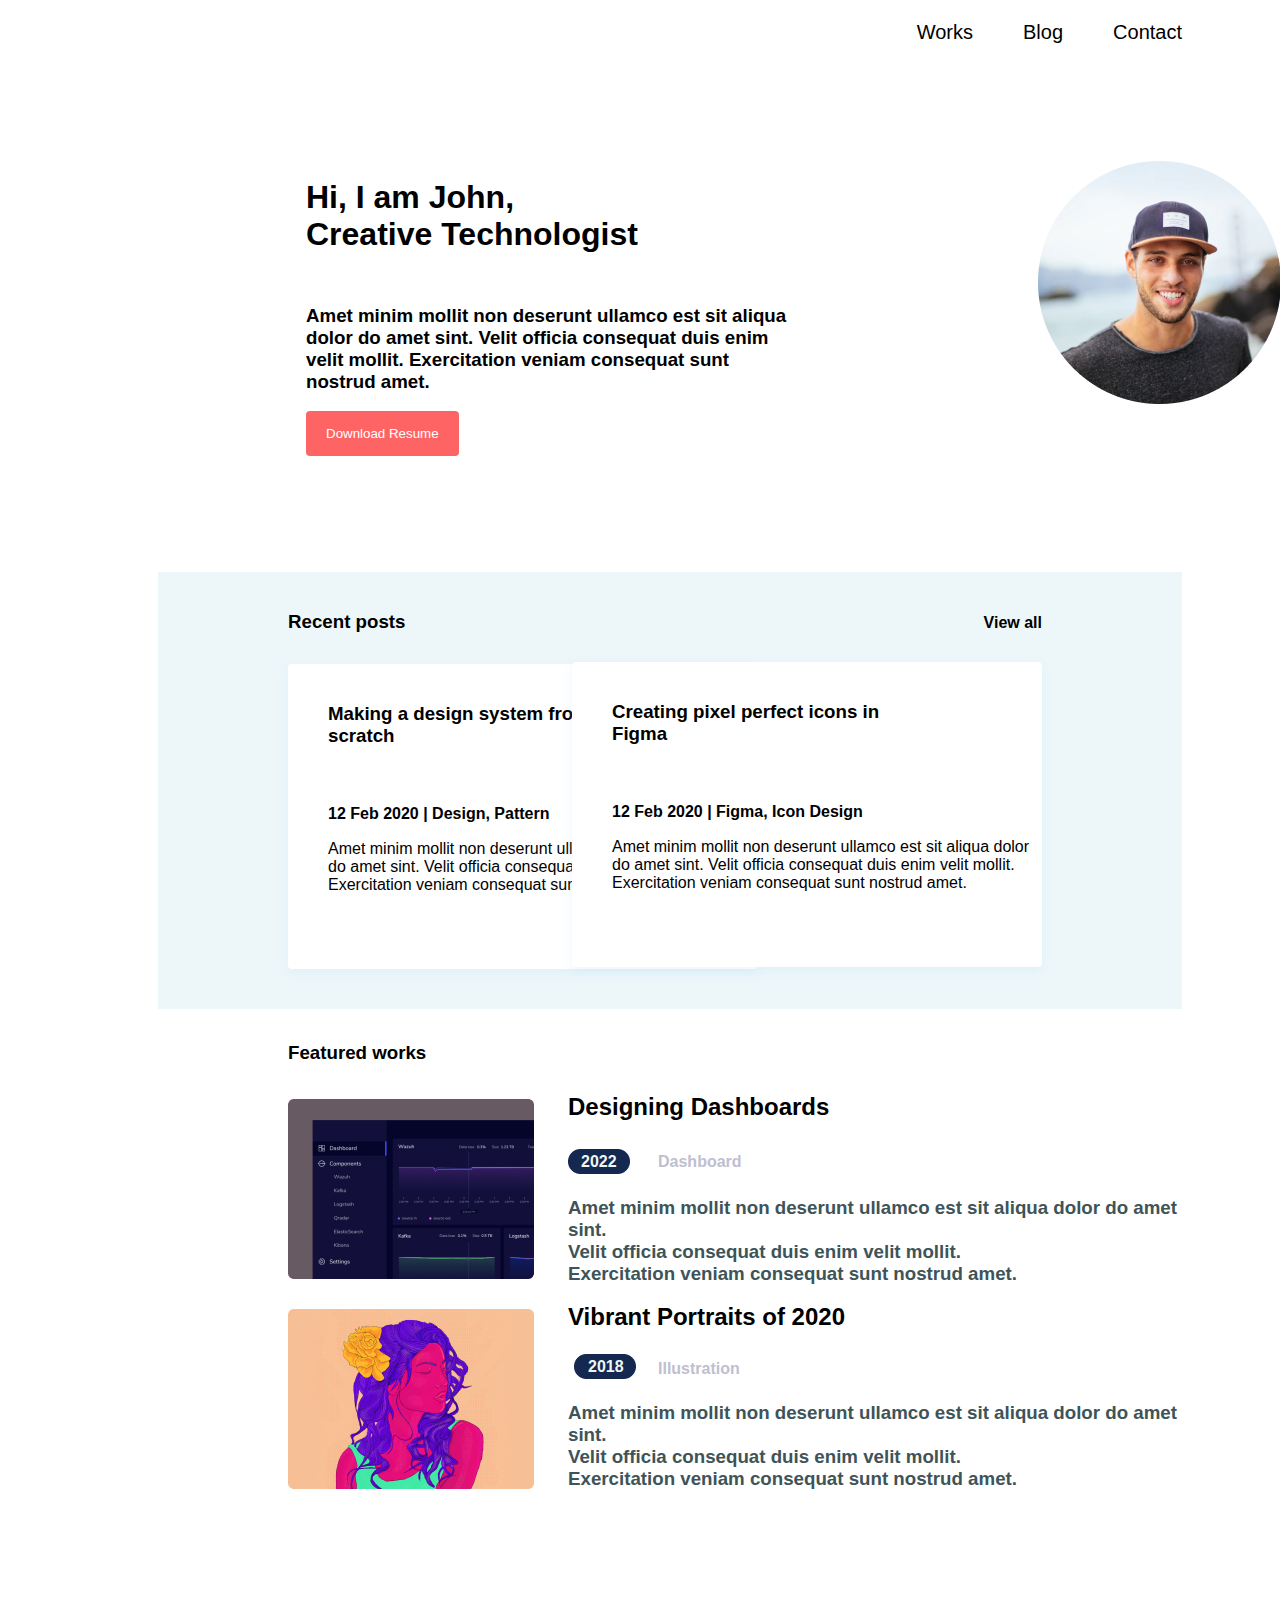
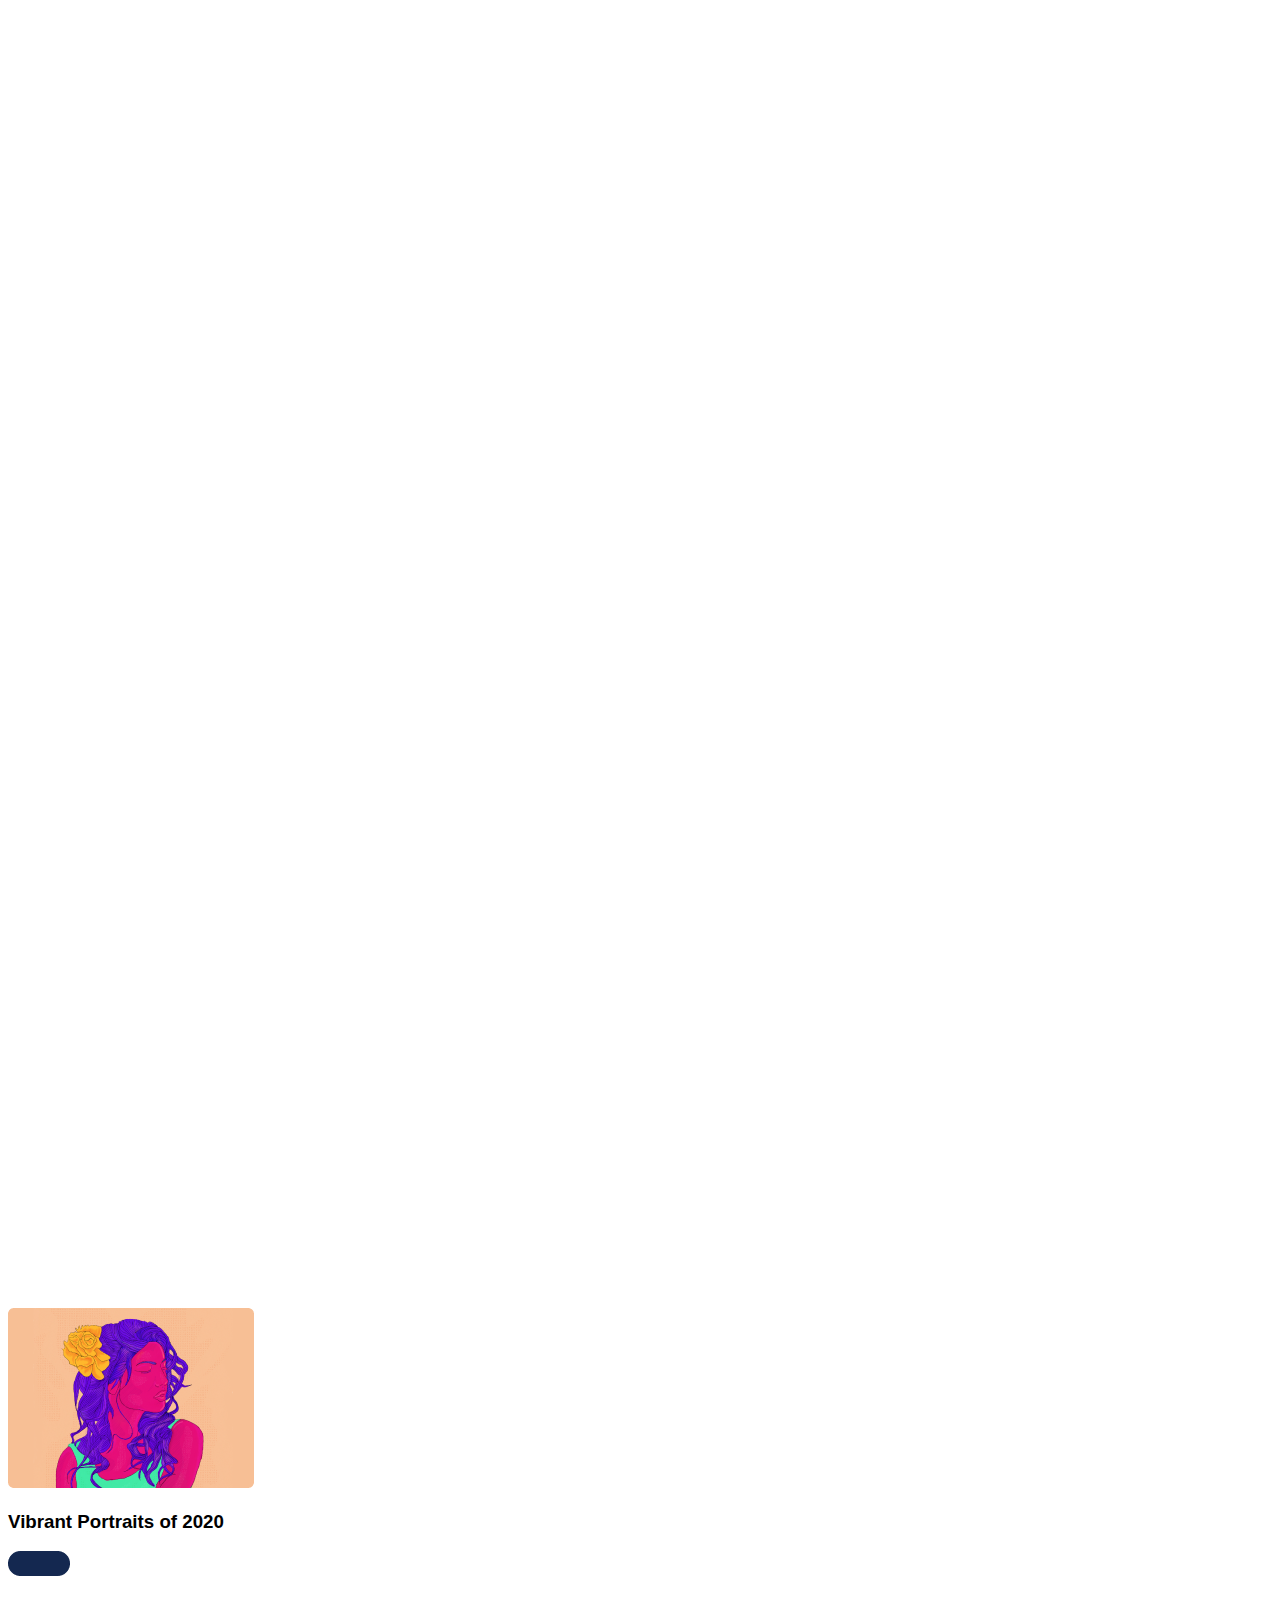
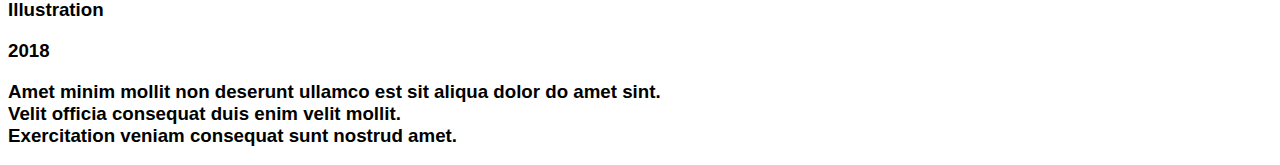
<file: assignment.html>
<!doctype html>
<html lang="en">
<head>
    <meta charset="UTF-8">
    <meta http-equiv="X-UA-Compatible" content="IE=edge">
    
    <meta name="viewport" content="width=device-width, initial-scale=1.0, user-scalable=yes, maximum-scale=1.0, minimum-scale=1.0" >
    <title>Document</title>
    <link rel="stylesheet" href="assignment.css">

</head>
<body>
    <div class="container">
      
        <div class="header">
            <div class="header_content">
                <h1>Works</h1>
            </div>
            <div class="header_content">
                <h1>Blog</h1>
            </div>
            <div class="header_content">
                <h1>Contact</h1>
            </div>
        </div>

        <div class="box_of_title_image">
            <div class="title_image">
                <div class="head_title">
                    <h1>Hi, I am John, <br> Creative Technologist</h1>
                </div> 
                <div class="subtitle">
                    <h3>Amet minim mollit non deserunt ullamco est sit aliqua dolor do amet sint. Velit officia consequat duis enim velit mollit. Exercitation veniam consequat sunt nostrud amet.</h3>
                    <div class="download">
                        <button> Download Resume </button>
                    </div>
                </div> 
                <div class="image">
                    <img src="Export PNG/Ellipse 1.png" alt="image">
                    <!-- <img height="250"; width="250" src="Export PNG\Afolabi Sanni_.png" alt="image"> -->

                </div> 
            </div> 
        </div> <!--box of title image ends here -->
       
        <div class="blue_rec">
            <h3 class="recent_post">Recent posts</h3>
            <h4 class="view_all">View all</h4>

            <div class="rec1">
                
                    <h3>Making a design system from<br>scratch</h3>
                    <h1> 12 Feb 2020 | Design, Pattern</h1>
                    <p> Amet minim mollit non deserunt ullamco est sit aliqua dolor do amet sint. Velit officia consequat duis enim velit mollit. Exercitation veniam consequat sunt nostrud amet.</p>

   
            </div>
            <div class="rec2">
                
                    <h3>Creating pixel perfect icons in<br>Figma</h3>
                    <h1> 12 Feb 2020 | Figma, Icon Design</h1>
                    <p> Amet minim mollit non deserunt ullamco est sit aliqua dolor do amet sint. Velit officia consequat duis enim velit mollit. Exercitation veniam consequat sunt nostrud amet.</p>
                    
                
            </div>
        </div>


        <div class="information">
            <h3 class="featured_work">Featured works</h3>
            <img class="img_info" src="Export PNG\Rectangle 30.png">

            <h3 class="designing_dash">Designing Dashboards</h3>
            

            <img class="image_button" src="Export PNG\Rectangle 2.png"> 
            <h3 class="dashboard3">Dashboard</h3>

            <h3 class="dashboard4">2022</h3>

            <h3 class="dashboard5">Amet minim mollit non deserunt ullamco est sit aliqua dolor do amet sint.<br> Velit officia consequat duis enim velit mollit.<br> Exercitation veniam consequat sunt nostrud amet.</h3>
           
    

        </div>

        <div class="information2">
            <h3 class="line"></h3>
            <img class="img_info2" src="Export PNG\Rectangle 32.png">

            <h3 class="designing_dash2">Vibrant Portraits of 2020</h3>
            

            <img class="image_button2" src="Export PNG\Rectangle 37.png"> 
            <h3 class="dashboard3b">Illustration</h3>

            <h3 class="dashboard4b">2018</h3>

            <h3 class="dashboard5b">Amet minim mollit non deserunt ullamco est sit aliqua dolor do amet sint.<br> Velit officia consequat duis enim velit mollit.<br> Exercitation veniam consequat sunt nostrud amet.</h3>
           
 
        </div>

    </div>

    <div class="information3">
        <h3 class="line"></h3>
        <img class="img_info3" src="Export PNG\Rectangle 32.png">

        <h3 class="designing_dash3">Vibrant Portraits of 2020</h3>
        

        <img class="image_button3" src="Export PNG\Rectangle 37.png"> 
        <h3 class="dashboard3c">Illustration</h3>

        <h3 class="dashboard4c">2018</h3>

        <h3 class="dashboard5c">Amet minim mollit non deserunt ullamco est sit aliqua dolor do amet sint.<br> Velit officia consequat duis enim velit mollit.<br> Exercitation veniam consequat sunt nostrud amet.</h3>
       

    </div>


    </div> <!--container ends here -->
</body>
</html>
</file>
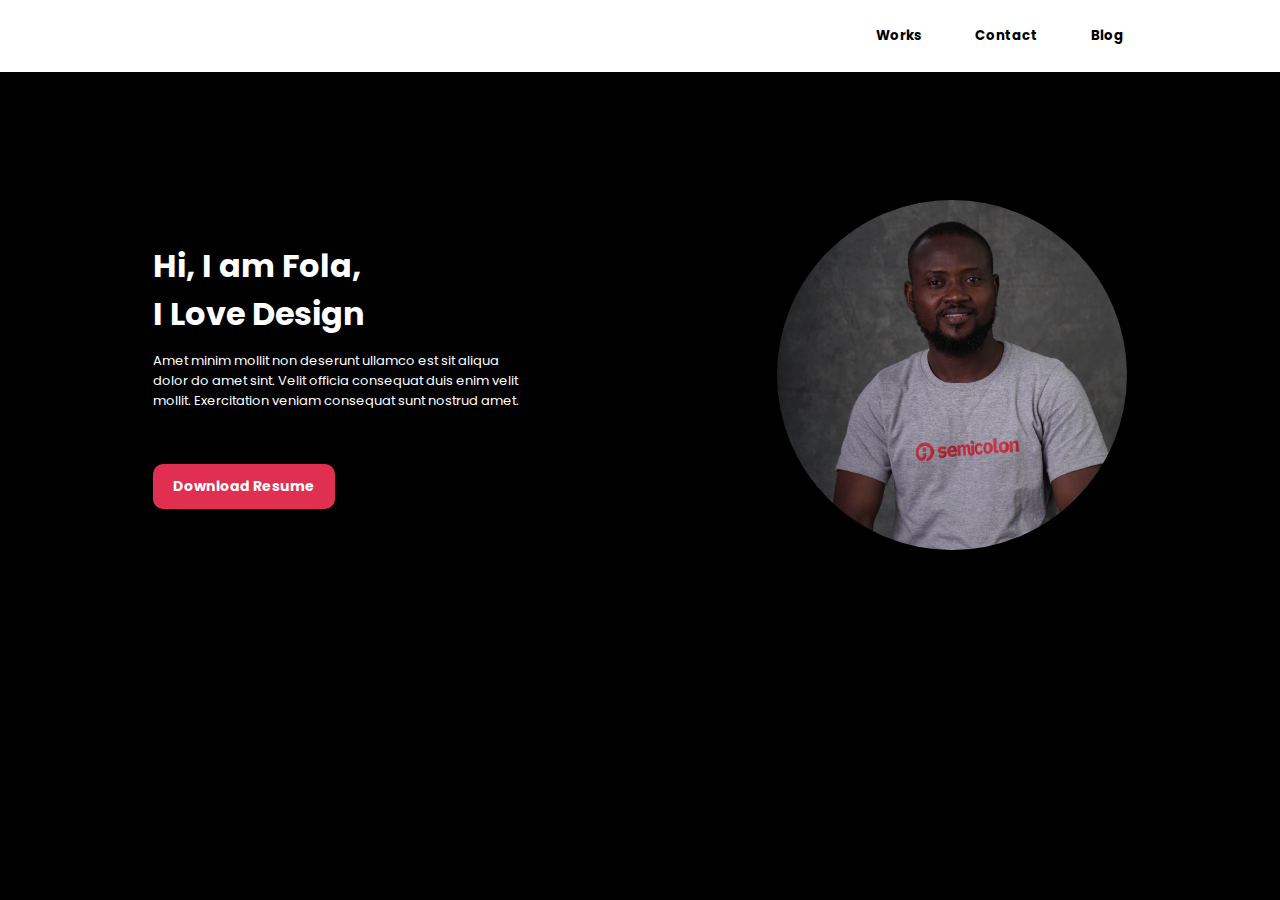
<file: portfolio.html>
<!DOCTYPE html>
<html lang="en">
<head>
    <meta charset="UTF-8">
    <meta http-equiv="X-UA-Compatible" content="IE=edge">
    <meta name="viewport" content="width=device-width, initial-scale=1.0">
    <title>Portfolio</title>
    <link rel="stylesheet" href="portfolio.css">
    <link rel="preconnect" href="https://fonts.googleapis.com">
    <link rel="stylesheet" href="https://cdnjs.cloudflare.com/ajax/libs/font-awesome/4.7.0/css/font-awesome.min.css">
<link rel="preconnect" href="https://fonts.gstatic.com" crossorigin>
<link href="https://fonts.googleapis.com/css2?family=Poppins:wght@300&display=swap" rel="stylesheet">

</head>
<body>
    <div class="container">
        <div class="header">
            <div class="hamburger-icon">
                    <img src="Export PNG\menu-hamburger.svg" alt="menu">
            </div>
                <div class="header-links">
                    <button>Works</button>
                    <button>Contact</button>
                    <button>Blog</button>
                </div>
        </div> 
        <div class="body-section">
                <div class="hero-container">
                    <div class="hero-text"> 
                        <h1>
                            Hi, I am Fola, <br> I Love Design
                        </h1>
                        <p>
                            Amet minim mollit non deserunt ullamco est sit aliqua dolor do amet sint. Velit officia consequat duis enim velit mollit. Exercitation veniam consequat sunt nostrud amet.
                        </p>
                        <button>Download Resume</button>
                    </div>
                            <img src="Export PNG\Afolabi Sanni_.png" alt="img" 
                            class="hero-image" 
                            width="350" height="350">

                   </div>
        </div>
    </div>

</body>
</html>
</file>
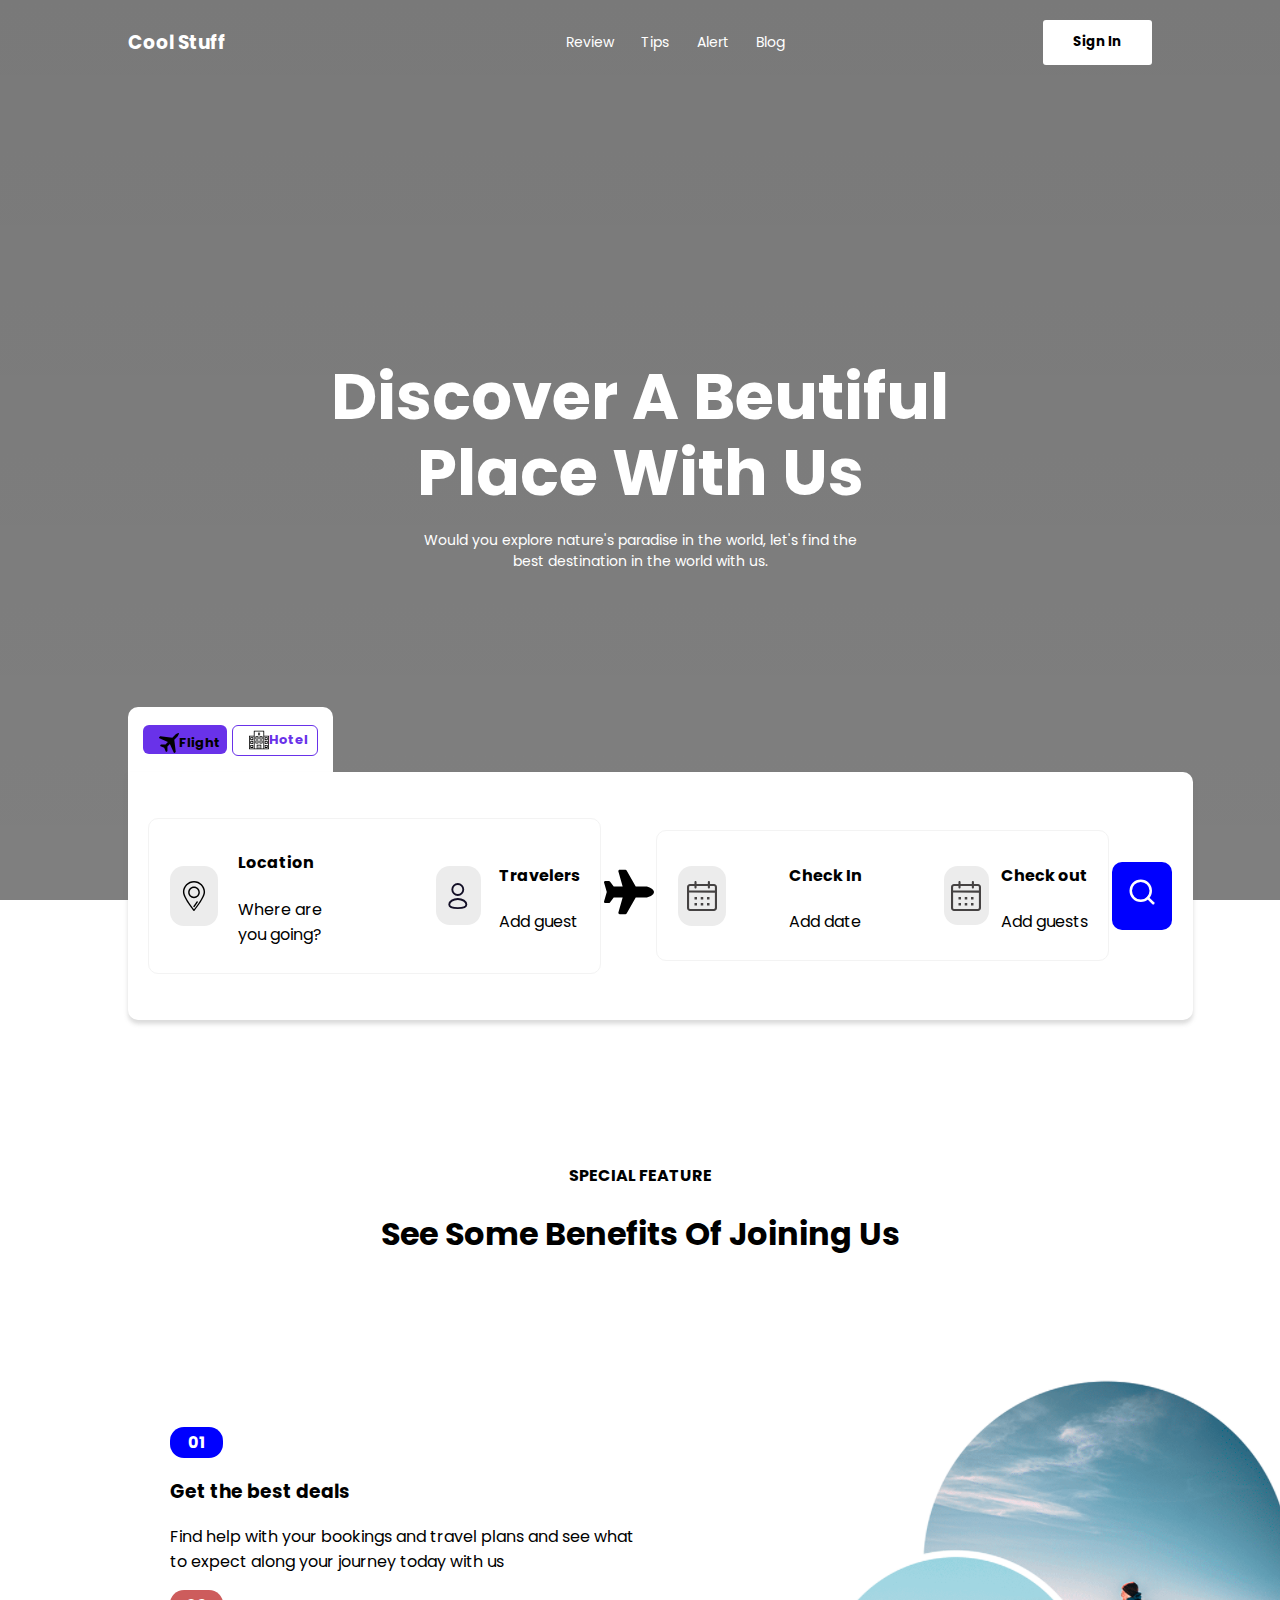
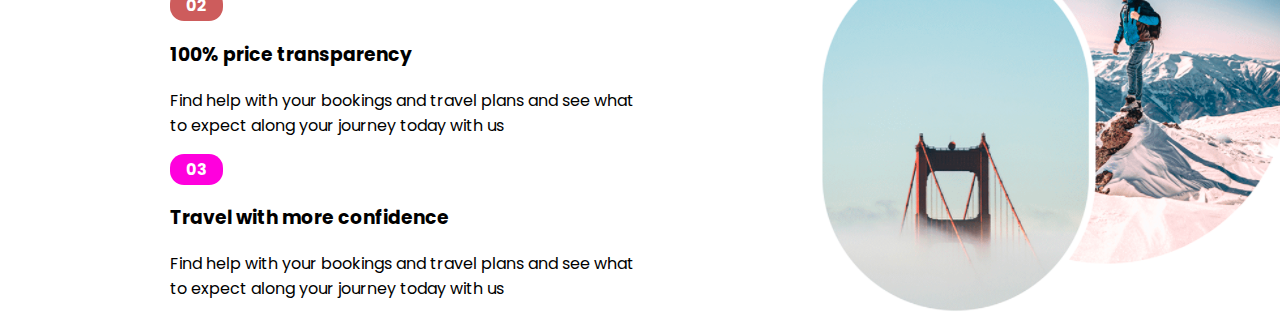
<file: travel.html>
<!DOCTYPE html>
<html lang="en">
<head>
    <meta charset="UTF-8">
    <meta http-equiv="X-UA-Compatible" content="IE=edge">
    <meta name="viewport" content="width=device-width, initial-scale=1.0">
    <title>Travel Guide</title>
    <link rel="stylesheet" href="travel.css">
    <link rel="preconnect" href="https://fonts.googleapis.com">
    <link rel="preconnect" href="https://fonts.gstatic.com" crossorigin>
    <link href="https://fonts.googleapis.com/css2?family=Poppins:wght@300&display=swap" rel="stylesheet">

</head>
<body>
    <div class="container">
        <div class="top-header-container">
            <div class="top-header">
                <div class="nav">
                    <h3>Cool Stuff</h3>
                    <div>
                        <p>Review</p>
                        <p>Tips</p>
                        <p>Alert</p>
                        <p>Blog</p>
                    </div>

                    <button>Sign In</button>
                </div>
                <div class="below-header">
                    <div class="main-text-holder">
                        <h1>Discover A Beutiful <br> 
                            Place With Us</h1>
                        <p> Would you explore nature's paradise in the world, 
                            let's find the <br> best destination in the world with us.</p>
                    </div>
                </div>
            </div>
        </div>
        <div class="float-container">
            <div class="search-cover">
                <div class="toggle-search">
                    <div class="flight">
                        <img src="Export PNG\airplane.svg" alt="" width="20" height="20" >
                             <p>Flight</p>
                    </div>
                    <div class="hotel">
                        <img src="Export PNG\hotel.svg" alt="" width="20" height="20">
                            <p>Hotel</p>
                    </div>
                </div>
                <div class="search-location">
                    <div class="options-container1">
                        <div class="options-container">
                            <div class="options-icon">
                                <img src="Export PNG\location.svg" alt="" width="30" height="30" >
                            </div>
                            <div class="option-text">
                                <h4>Location</h4>
                                <p>Where are you going?</p>
                            </div>
                        </div>

                        <div class="options-container-b">
                            <div class="options-icon">
                                <img src="Export PNG\profile.svg" alt="" width="30" height="30" >
                            </div>
                            <div class="option-text">
                                <h4>Travelers</h4>
                                <p>Add guest</p>
                            </div>
                        </div>
 

                    </div>
                    
                    
                    <div><img src="Export PNG\plane.svg" width="50" height="50" alt=""></div>

                    <div class="options-container1">
                        <div class="options-container">
                            <div class="options-icon">
                                <img src="Export PNG\date.svg" alt="" width="30" height="30" >
                            </div>
                            <div class="option-text">
                                <h4>Check In</h4>
                                <p>Add date</p>
                            </div>
                        </div>

                        <div class="options-container-b">
                            <div class="options-icon">
                                <img src="Export PNG\date.svg" alt="" width="30" height="30" >
                            </div>
                            <div class="option-text">
                                <h4>Check out</h4>
                                <p>Add guests</p>
                            </div>
                        </div>
                     </div>

                     <div class="search-iconX"><img src="Export PNG\search.svg" width="30" height="30" alt=""></div>


                </div>
            </div>
        </div>
        <div class="special-feature-container">
            
            <div class="special-feature-title">
                <h4>special feature</h4>
                <h1>See some benefits of joining us</h1>
            </div>
            <!-- <div class="features">
                
            </div> -->
        </div>
        <div class="big-box">
            <div class="medium-box">
                <div class="small-box">
                    <div>
                        <div class="number1"><h4>01</h4></div>
                        <div>
                            <h3>Get the best deals</h3>
                            <p>Find help with your bookings and travel plans and see what <br>
                            to expect along your journey today with us</p>
                        </div>
                    </div>
                    <div>
                        <div class="number2"><h4>02</h4></div>
                        <div>
                            <h3>100% price transparency</h3>
                            <p>Find help with your bookings and travel plans and see what <br>
                            to expect along your journey today with us</p>
                        </div>
                    </div>
                    <div class="improvise">
                        <div class="number3"><h4>03</h4></div>
                        <div>
                            <h3>Travel with more confidence</h3>
                            <p>Find help with your bookings and travel plans and see what <br>
                            to expect along your journey today with us</p>
                        </div>

                        <div class="pics1">
                            <img src="Export PNG\adventure3.png" alt="">
                        </div>


                    </div>
                    


                </div>
            </div>
        </div>
    </div>
</body>
</html>
</file>
<file: assignment.css>
* {
    font-family: 'Poppins', sans-serif;
}

.container {
    position: relative;
    width: 80vw;
    height: 500vh;
    left: 150px;
    /* background-color: aqua; */
    
}
.header{
    
    display: flex;
    flex-direction:row;
    justify-content: flex-end;
   
}

.header_content{
    position: relative;

}

.header_content h1{
    font-size: 20px;
    font-style: normal;
    font-weight: 500;
    margin-left: 50px;
    
}


.box_of_title_image {
    position: relative;
    height: 10%;
    padding: 2em; 
    /* background-color: #FF6464;    */
    
}



.head_title {
    position:absolute;
    left: 148px;
    top: 100px

    
  
   
    

}

.subtitle{
    position: absolute;
    width: 497px;
    height: 66px;
    left: 148px;
    top: 228px;

   color: black;

}

.image { 
    position:absolute;
    width: 243px;
    height: 243px;
    left: 880px;
    top: 20%;
    

}

/* .image { 
    position:absolute; 
    width: 20px;
    height: 20px;
    left: 880px;  
    top: 20%; 
        
} */

.download {
    /* margin-top: 2em;
    width: 100%;
    display: flex;
    justify-content: space-between;
    padding: 2em; */

}

.download button {
    background-color: #FF6464;
    padding: 15px 20px;
    color: white;
    border: unset;
    border-radius: 4px;
    text-align: left;

}

.blue_rec{
    position: relative;
    background: #EDF7FA;
    padding: 2%;
    
    /* width: 1152px; */
    height: 396px;
    left: 0px;
    top: 0px;
    border-radius: 0px;
    
}

.rec1 {
    position: absolute;
    width: 470px;
    height: 305px;
    left: 130px;
    top: 92px;

    background: #FFFFFF;
    box-shadow: 0px 4px 10px rgba(187, 225, 250, 0.25);
    border-radius: 4px;

}

.recent_post {
    position: absolute;
    left: 130px;
}

.view_all {
    position: absolute;
    right: 140px;
}


/* .rec1_text{
    position: relative;
    width: 374px;
    height: 85px;
    left: 191px;
    top: 688px;

    font-style: normal;
    font-weight: bold;
    font-size: 26px;
    line-height: 38px;

    color: #21243D;
    border-radius: nullpx;
} */

.rec1 h3 {
    position: absolute;
    left: 40px;
    top: 20px;

}

.rec1 p {
    position: absolute;
    left: 40px;
    top: 160px;

}

.rec1 h1{
    position: absolute;
    left: 40px;
    top: 130px;
    font-size:medium;
}




.rec2 {
    position: absolute;
    margin: 10px;
    width: 470px;
    height: 305px;
    top: 80px;
    right: 130px;

    background: #FFFFFF;
    box-shadow: 0px 4px 10px rgba(187, 225, 250, 0.25);
    border-radius: 4px;
        
}

.rec2 h3 {
    position: absolute;
    left: 40px;
    top: 20px;

}

.rec2 p {
    position: absolute;
    left: 40px;
    top: 160px;

}

.rec2 h1{
    position: absolute;
    left: 40px;
    top: 130px;
    font-size:medium;
}


.information{
    position: relative;
    

}

.featured_work {
    position: absolute;
    left: 130px;
    top: 15px;
}
.img_info {
    position: absolute;
    top: 90px;
    left: 130px;
}

.designing_dash {
    position: absolute;
    left: 410px;
    top: 60px;
    font-size: x-large;

}
.image_button {
    position: absolute;
    left: 410px;
    top: 140px;

}
.dashboard3 {
    position: absolute;
    left: 500px;
    top: 128px;
    font-size: medium;
    color: #bec0cf;

}
.dashboard4 {
    position: absolute;
    left: 423px;
    top: 128px;
    font-size: medium;
    color: #EDF7FA;

}
.dashboard5 {
    position: absolute;
    left: 410px;
    top: 170px;
    font-size: 20;
    color: #3e5458;

}





.information2{
    position: relative;
    

}

.line {
    position: absolute;
    border: 1px solid #E0E0E0
    top 300px;
    
}
.img_info2 {
    position: absolute;
    top: 300px;
    left: 130px;
}

.designing_dash2 {
    position: absolute;
    left: 410px;
    top: 270px;
    font-size: x-large;

}
.image_button2 {
    position: absolute;
    left: 416px;
    top: 345px;
}
.dashboard3b {
    position: absolute;
    left: 500px;
    top: 335px;
    font-size: medium;
    color: #bec0cf;

}
.dashboard4b {
    position: absolute;
    left: 430px;
    top: 333px;
    font-size: medium;
    color: #EDF7FA;

}
.dashboard5b {
    position: absolute;
    left: 410px;
    top: 375px;
    font-size: 20;
    color: #3e5458;

}
</file>
<file: portfolio.css>
* {
    font-family: 'Poppins', sans-serif;
}

body {
    margin: 0;
}

.container {
    height: 100vh;
    max-height: 100vh;
    background-color: white;
    overflow-y: hidden;

}

.header {
    padding: 0 10%;
    display: flex;
    justify-content: right;
    align-items: center;
    height: 8vh;
    margin: 0;
    background-color: white;
    box-shadow: 0px 4px 4px rgba(113, 110, 110, 0.25);

    }

.hamburger-icon {
    display: none;
}

.header-links {
height: 100%;
display: flex;
justify-content:flex-end;
align-items: center;

}

.header-links button {
    margin-right: 1%;
    background-color: white;
    color: black;
    font-weight: bold;
    border: none;
    border-radius: 3px;
    padding: 8px 25px;
}

.body-section {
    height: 92vh;
    max-height: 92vh;
    margin: 0;
    background-color: black;
}

.hero-container {
    padding: 10% 2%;
    display: flex;
    justify-content: space-around;
    align-items: center;
    position:relative;
}

.hero-text {
    color: white;
    width: 30%;
}

.hero-text h1 {
    margin: 0px;
}

.hero-text p {
font-size: 13px;}

.hero-image {
border-radius: 50%;
object-fit: cover;

}

.hero-text button {
    border: none;
    background-color: rgb(225, 47, 81);
    color: white;
    padding: 12px 20px;
    border-radius: 10px;
    margin-top: 40px;
    font-size: 14px;
    font-weight: bold;

}

@media screen and (max-width: 980px){
    .hero-container {
        display: block;
        padding: 10% 10%;
    }

.hero-image {
position: absolute;
top: 0;
margin-top: 3em;
width: 100px;
height: 100px;
}

.hero-text {
    margin-top: 5em;
    width: 60%;
    position: absolute;
    top: 5em;
}

.header {
    justify-content: left;

    }

.hamburger-icon {
    display: block;
}

.header-links{
    display: none;
}

}
</file>
<file: travel.css>
* {
    font-family: 'Poppins', sans-serif;
}

body {
    margin: 0;
}

.top-header-container {
   padding: 1vh 10%;
   background-image: linear-gradient(rgba(0, 0, 0, 0.527), rgba(0, 0, 0, 0.5)), url(https://images.unsplash.com/photo-1476514525535-07fb3b4ae5f1?ixlib=rb-1.2.1&ixid=MnwxMjA3fDB8MHxwaG90by1wYWdlfHx8fGVufDB8fHx8&auto=format&fit=crop&w=1170&q=80);
   background-repeat: no-repeat;
   background-size: cover;

}

.top-header{
    height: 98vh;

}

.nav {
    display: flex;
    justify-content: space-between;
    color: white;
    align-items: center;

}

.nav div {
    display: flex;
}

.nav div p {
    margin-right: 20%;
    font-size: 14px;
}

.nav button {
    background-color: white;
    color: black;
    border-radius: 3px;
    border: none;
    font-weight: bold;
    padding: 1% 3% ;
    height: 45px;
}

.below-header {
    height: 90%;
    width: 100%;
    display: flex;
    align-items: center;
    justify-content: center;
}

.main-text-holder {
text-align: center;
color: white;

}

.main-text-holder h1 {
    margin: 0;
    font-weight: bold;
    font-size: 64px;
    text-transform: capitalize;
    line-height: 1.2em;
    
}

.main-text-holder p {
    margin-top: 18px;
    font-size: 14px;

}

.special-feature-container {
display: flex;
height: 50vh;
align-items: center;
justify-content: center;
background-color: white;
margin: 3%;

}

.search-cover {
    margin: 6%;
}

.toggle-search {
    /* position: relative; */
    display: flex;
    justify-content:space-between;
    border-top-right-radius: 10px;
    border-top-left-radius: 10px;
    width: 20%;
    height: 100px;
    background-color: white;
    /* margin: 2%; */

    
}
/* 
.flight button {
position: absolute;
top: 20%;
left: 7%;
background-color: blue;
color: white;
width: 40%;
height: 30%;
border-radius: 10px;
padding: 15px 15px;
display: flex;
align-items: center;
justify-content:space-between;

} */

.flight {
margin-top: 18px;
margin-left: 15px;
height: fit-content;
width: 25%;
height: 13%;
padding: 4% 8%;
border-radius: 6px;
display: flex;
justify-content: space-between;
background-color: rgb(105, 50, 233);
font-weight: bold;

}

.flight p {
margin: 0px;
font-size: 13px;
}


/* .hotel button {
    position: absolute;
    top: 20%;
    right: 7%;
    background-color: rgb(225, 187, 0);
    color: black;
    width: 40%;
    height: 30%;
    border-radius: 10px;
    padding: 15px 15px;
    display: flex;
    align-items: center;
    justify-content:space-between;
    

    } */
    

.hotel {
    margin-top: 18px;
    margin-right: 15px;
    width: 25%;
    height: 13%;    
    padding: 4% 8%;
    border-radius: 6px;
    display: flex;
    align-items: center;
    justify-content: space-between;
    color: rgb(105, 50, 233);
    font-weight: bold;
    border: 1px solid rgb(105, 50, 233);
    background-color: white;
}

.hotel p {
    margin: 0px;
    font-size: 13px;
}

.search-location {
    width: 100%;
    height: 23vh;
    border-top-right-radius: 10px;
    border-bottom-left-radius: 10px;
    border-bottom-right-radius: 10px;
    background-color: white;
    box-shadow: 0px 4px 4px rgba(113, 110, 110, 0.25);
    display: flex;
    justify-content: space-between;
    padding: 2%;
    align-items: center;
    margin-top: -35PX;
    }

.options-container1 {
    display: flex;
    padding: 1% 2%;
    justify-content: space-between;
    width: 40%;
    border-radius: 10px;
    border: 1px solid rgb(243, 243, 243);
}

 .options-container {
/* margin-top: 20px;
margin-left: 20px; */
display: flex;
justify-content: space-between;
align-items: center;
width: 45%;
}


.options-container .options-icon {
background-color: rgb(236, 236, 236);
border-radius: 14px;
display: flex;
padding: 8% 5%;
margin-right: 20px;

}


.options-container .options-text {
    color: black;
    

}

.options-container .options-text h4 {
    font-size: 18px;
    font-weight: bolder;
    margin: 0;
}

.options-container .options-text p {
    font-size: 12px;
    margin-top: 2px;
    margin-top: 0;
}

.options-container-b {
    display: flex;
    justify-content: space-between;
    align-items: center;
    width: 35%;
    }
    
    
    .options-container-b .options-icon {
    background-color: rgb(236, 236, 236);
    border-radius: 14px;
    display: flex;
    padding: 10% 5%;
    
    }
    
    
    .options-container-b .options-text {
        color: black;
    }
    
    .options-container-b .options-text h4 {
        font-size: 18px;
        font-weight: bolder;
        margin: 0;
    }
    
    .options-container-b .options-text p {
        font-size: 12px;
        margin-top: 2px;
        margin-top: 0;
    }
    
    .search-iconX {
        background-color: blue;
        padding: 1.5% 1.5%;
        border-radius: 10px;
    }

.special-feature-container .special-feature-title    {
text-align: center;
color: black;
margin: 10%;
}

.special-feature-title h4 {
 text-transform: uppercase;
 /* margin-bottom: 0;
 margin-left: 0%; */
 margin-top: 20%;
}

.special-feature-title h1 {
text-transform: capitalize;
margin-bottom: 10px;
    
}

.float-container {
display: flex;
justify-content: center;
width: 100%;
height: 30%;
position: absolute;
top: 70%;
}

.search-cover {
width: 80%;
height: 20vh;
}

.big-box {
    margin-left: 170px;

}
.medium-box {

}
.small-box {
    position: relative;

}

.feature-box {

}
.number1 h4 {
    margin:0;
}
.number2 h4 {
    margin:0;
}
.number3 h4 {
    margin:0;
}
.number1 {
    background-color: blue;
    width: 3%;
    color: white;
    border-radius: 14px;
    text-align: center;
    padding: 3px 10px;


}

.number2 {
    background-color: indianred;
    width: 3%;
    color: white;
    border-radius: 14px;
    text-align: center;
    padding: 3px 10px;
   

}

.number3 {
    background-color: rgb(255, 0, 221);
    width: 3%;
    color: white;
    border-radius: 14px;
    text-align: center;
    padding: 3px 10px;
   
}

.improvise {

    position: relative;

}

.small-box .pics1{
position: absolute;
left: 58%;
top: -260%
}
</file>
